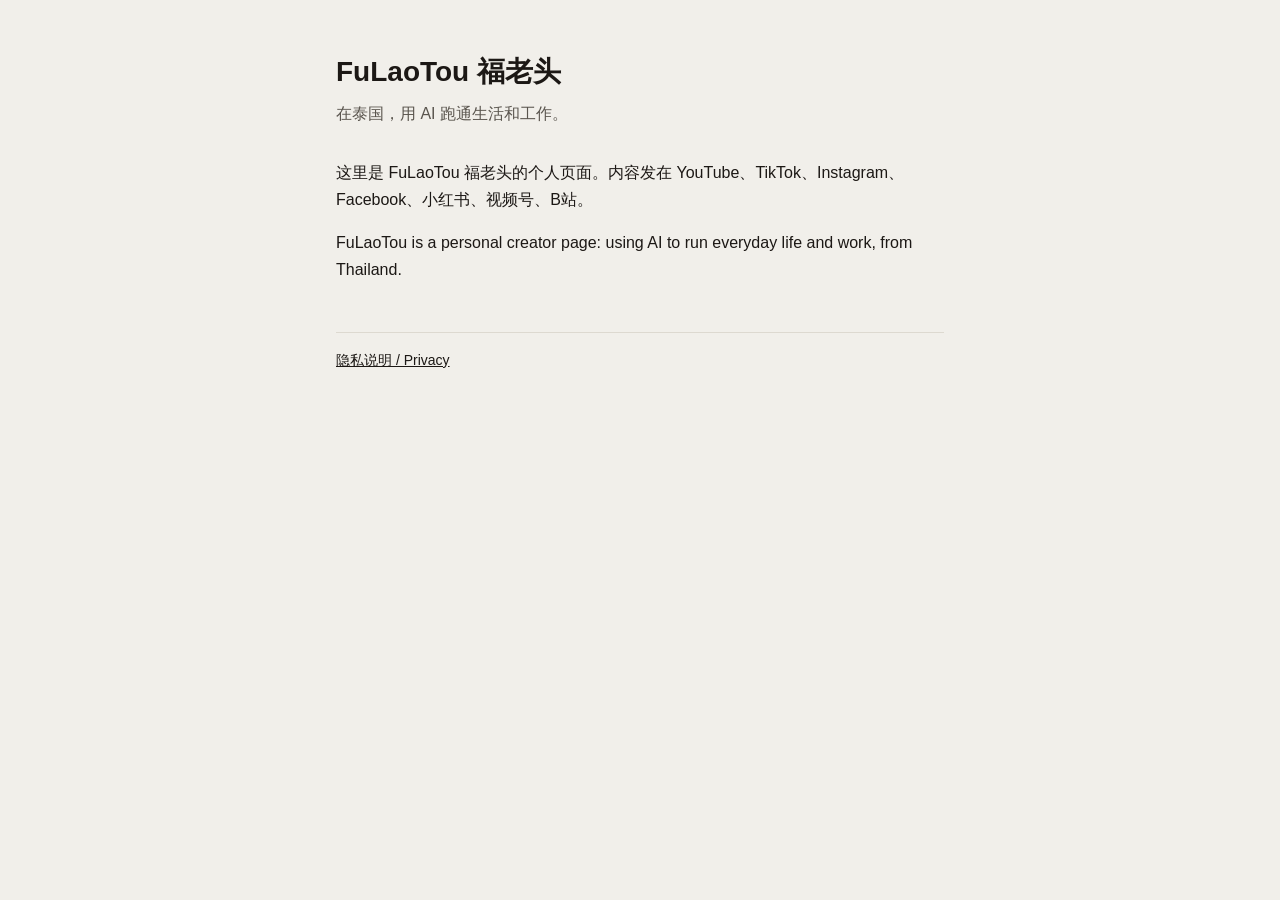
<file: index.html>
<!doctype html>
<html lang="zh-CN">
<head>
<meta charset="utf-8">
<meta name="viewport" content="width=device-width,initial-scale=1">
<title>FuLaoTou 福老头</title>
<link rel="stylesheet" href="style.css">
</head>
<body>
<main>
<h1>FuLaoTou 福老头</h1>
<p class="sub">在泰国，用 AI 跑通生活和工作。</p>
<p>这里是 FuLaoTou 福老头的个人页面。内容发在 YouTube、TikTok、Instagram、Facebook、小红书、视频号、B站。</p>
<p>FuLaoTou is a personal creator page: using AI to run everyday life and work, from Thailand.</p>
<footer><a href="privacy.html">隐私说明 / Privacy</a></footer>
</main>
</body>
</html>
</file>
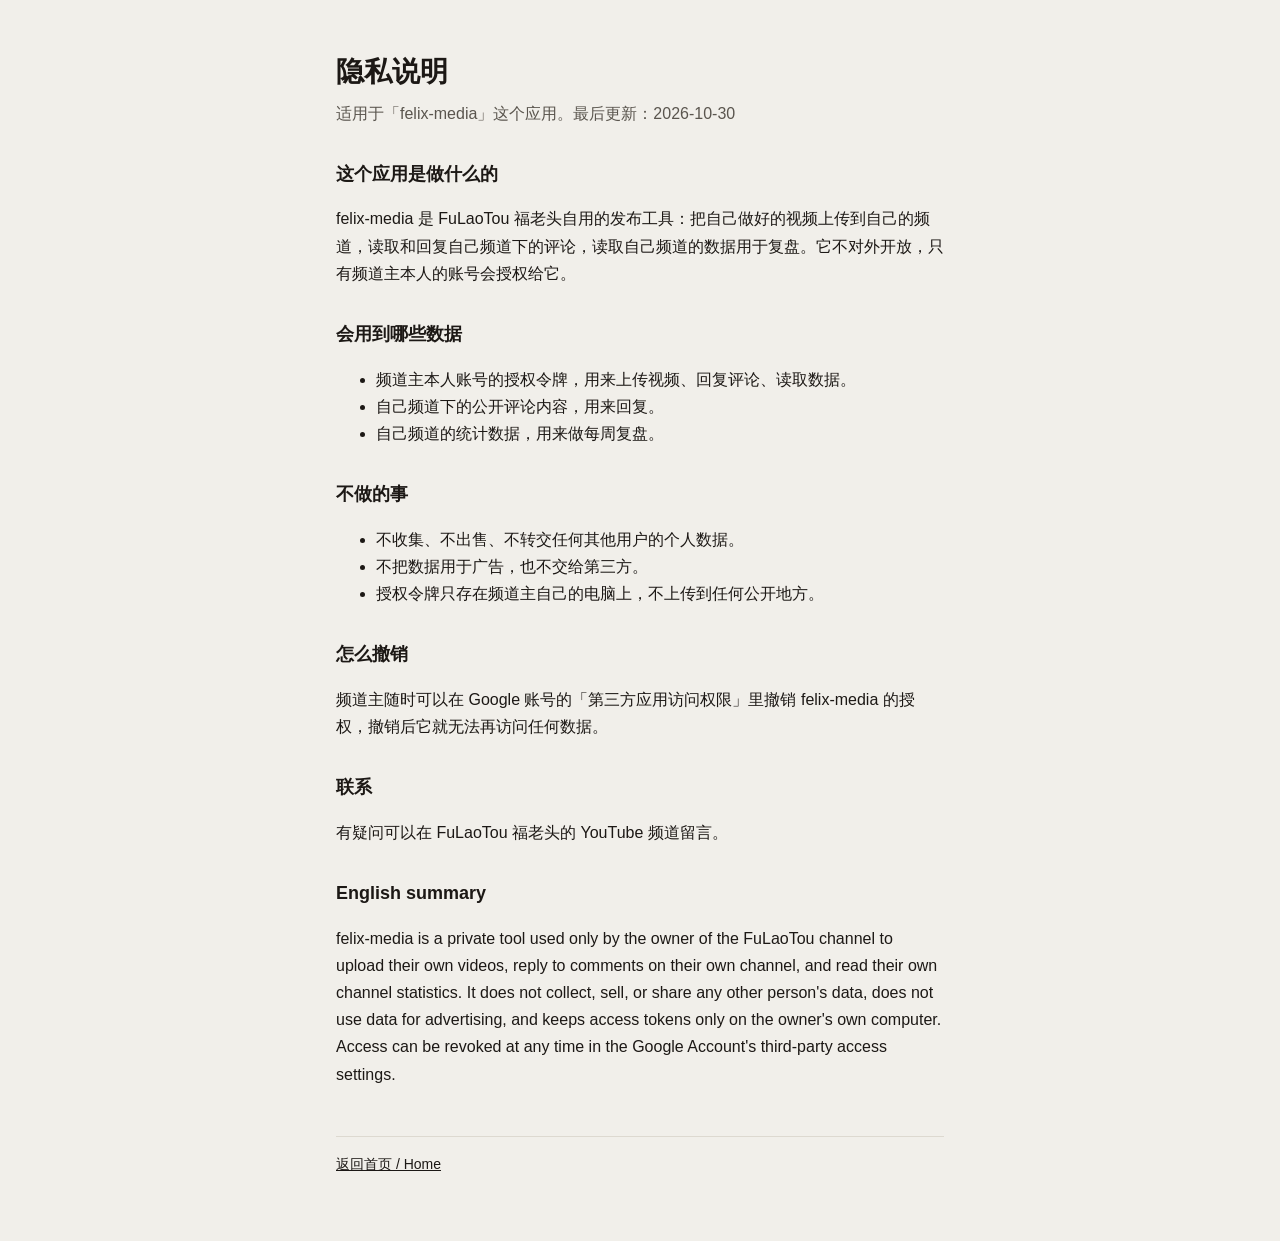
<file: privacy.html>
<!doctype html>
<html lang="zh-CN">
<head>
<meta charset="utf-8">
<meta name="viewport" content="width=device-width,initial-scale=1">
<title>隐私说明 · FuLaoTou</title>
<link rel="stylesheet" href="style.css">
</head>
<body>
<main>
<h1>隐私说明</h1>
<p class="sub">适用于「felix-media」这个应用。最后更新：2026-10-30</p>

<h2>这个应用是做什么的</h2>
<p>felix-media 是 FuLaoTou 福老头自用的发布工具：把自己做好的视频上传到自己的频道，读取和回复自己频道下的评论，读取自己频道的数据用于复盘。它不对外开放，只有频道主本人的账号会授权给它。</p>

<h2>会用到哪些数据</h2>
<ul>
<li>频道主本人账号的授权令牌，用来上传视频、回复评论、读取数据。</li>
<li>自己频道下的公开评论内容，用来回复。</li>
<li>自己频道的统计数据，用来做每周复盘。</li>
</ul>

<h2>不做的事</h2>
<ul>
<li>不收集、不出售、不转交任何其他用户的个人数据。</li>
<li>不把数据用于广告，也不交给第三方。</li>
<li>授权令牌只存在频道主自己的电脑上，不上传到任何公开地方。</li>
</ul>

<h2>怎么撤销</h2>
<p>频道主随时可以在 Google 账号的「第三方应用访问权限」里撤销 felix-media 的授权，撤销后它就无法再访问任何数据。</p>

<h2>联系</h2>
<p>有疑问可以在 FuLaoTou 福老头的 YouTube 频道留言。</p>

<h2>English summary</h2>
<p>felix-media is a private tool used only by the owner of the FuLaoTou channel to upload their own videos, reply to comments on their own channel, and read their own channel statistics. It does not collect, sell, or share any other person's data, does not use data for advertising, and keeps access tokens only on the owner's own computer. Access can be revoked at any time in the Google Account's third-party access settings.</p>

<footer><a href="index.html">返回首页 / Home</a></footer>
</main>
</body>
</html>
</file>
<file: style.css>
:root{--paper:#F1EFEA;--ink:#1C1815;--muted:#5A554E;--rule:#DDD9D0}
@media (prefers-color-scheme:dark){:root{--paper:#1C1815;--ink:#F1EFEA;--muted:#B8B2A8;--rule:#3A352F}}
*{box-sizing:border-box}
body{margin:0;background:var(--paper);color:var(--ink);font:16px/1.7 -apple-system,"PingFang SC","Noto Sans SC",sans-serif}
main{max-width:640px;margin:0 auto;padding:48px 16px 64px}
h1{font-size:28px;margin:0 0 4px}
h2{font-size:18px;margin:32px 0 8px}
p,li{color:var(--ink)}
.sub{color:var(--muted);margin:0 0 32px}
a{color:var(--ink)}
footer{margin-top:48px;padding-top:16px;border-top:1px solid var(--rule);color:var(--muted);font-size:14px}
</file>
